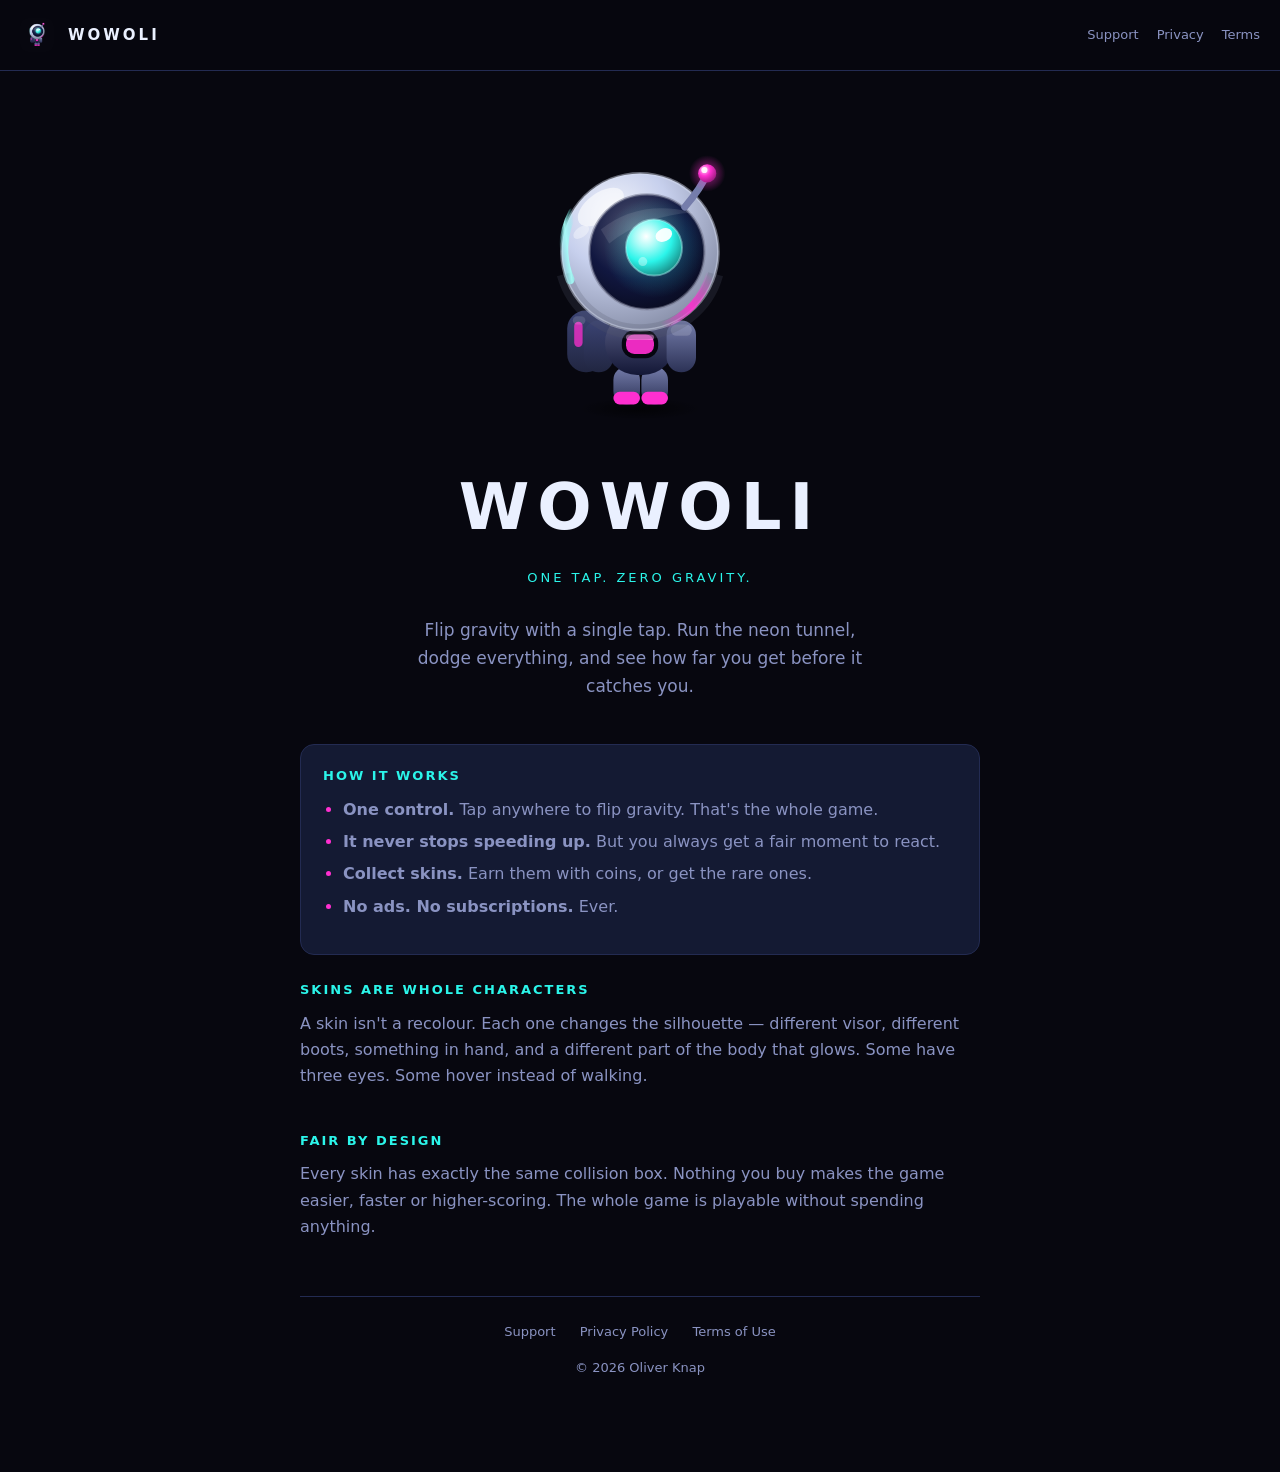
<file: index.html>
<!doctype html>
<html lang="en">
<head>
<meta charset="utf-8">
<meta name="viewport" content="width=device-width, initial-scale=1">
<title>Wowoli — One tap. Zero gravity.</title>
<meta name="description" content="Wowoli is a one-tap arcade runner for iPhone. Flip gravity, dodge everything, collect skins.">
<link rel="icon" href="icon.png">
<link rel="stylesheet" href="style.css">
<meta property="og:title" content="Wowoli">
<meta property="og:description" content="One tap. Zero gravity.">
<meta property="og:image" content="icon.png">
<meta property="og:type" content="website">
</head>
<body>

<header class="top">
  <img src="icon.png" alt="">
  <a href="index.html">WOWOLI</a>
  <nav>
    <a href="support.html">Support</a>
    <a href="privacy.html">Privacy</a>
    <a href="terms.html">Terms</a>
  </nav>
</header>

<div class="wrap">

  <section class="hero">
    <img src="wowoli.svg" alt="Wowoli, a one-eyed astronaut character">
    <h1>WOWOLI</h1>
    <p class="tagline">One tap. Zero gravity.</p>
    <p class="lead">
      Flip gravity with a single tap. Run the neon tunnel, dodge everything,
      and see how far you get before it catches you.
    </p>
  </section>

  <div class="card">
    <h2 style="margin-top:0">How it works</h2>
    <ul>
      <li><strong>One control.</strong> Tap anywhere to flip gravity. That's the whole game.</li>
      <li><strong>It never stops speeding up.</strong> But you always get a fair moment to react.</li>
      <li><strong>Collect skins.</strong> Earn them with coins, or get the rare ones.</li>
      <li><strong>No ads. No subscriptions.</strong> Ever.</li>
    </ul>
  </div>

  <h2>Skins are whole characters</h2>
  <p>
    A skin isn't a recolour. Each one changes the silhouette — different visor,
    different boots, something in hand, and a different part of the body that glows.
    Some have three eyes. Some hover instead of walking.
  </p>

  <h2>Fair by design</h2>
  <p>
    Every skin has exactly the same collision box. Nothing you buy makes the game
    easier, faster or higher-scoring. The whole game is playable without spending
    anything.
  </p>

  <footer>
    <a href="support.html">Support</a>
    <a href="privacy.html">Privacy Policy</a>
    <a href="terms.html">Terms of Use</a>
    <p style="margin-top:14px">© 2026 Oliver Knap</p>
  </footer>

</div>
</body>
</html>
</file>
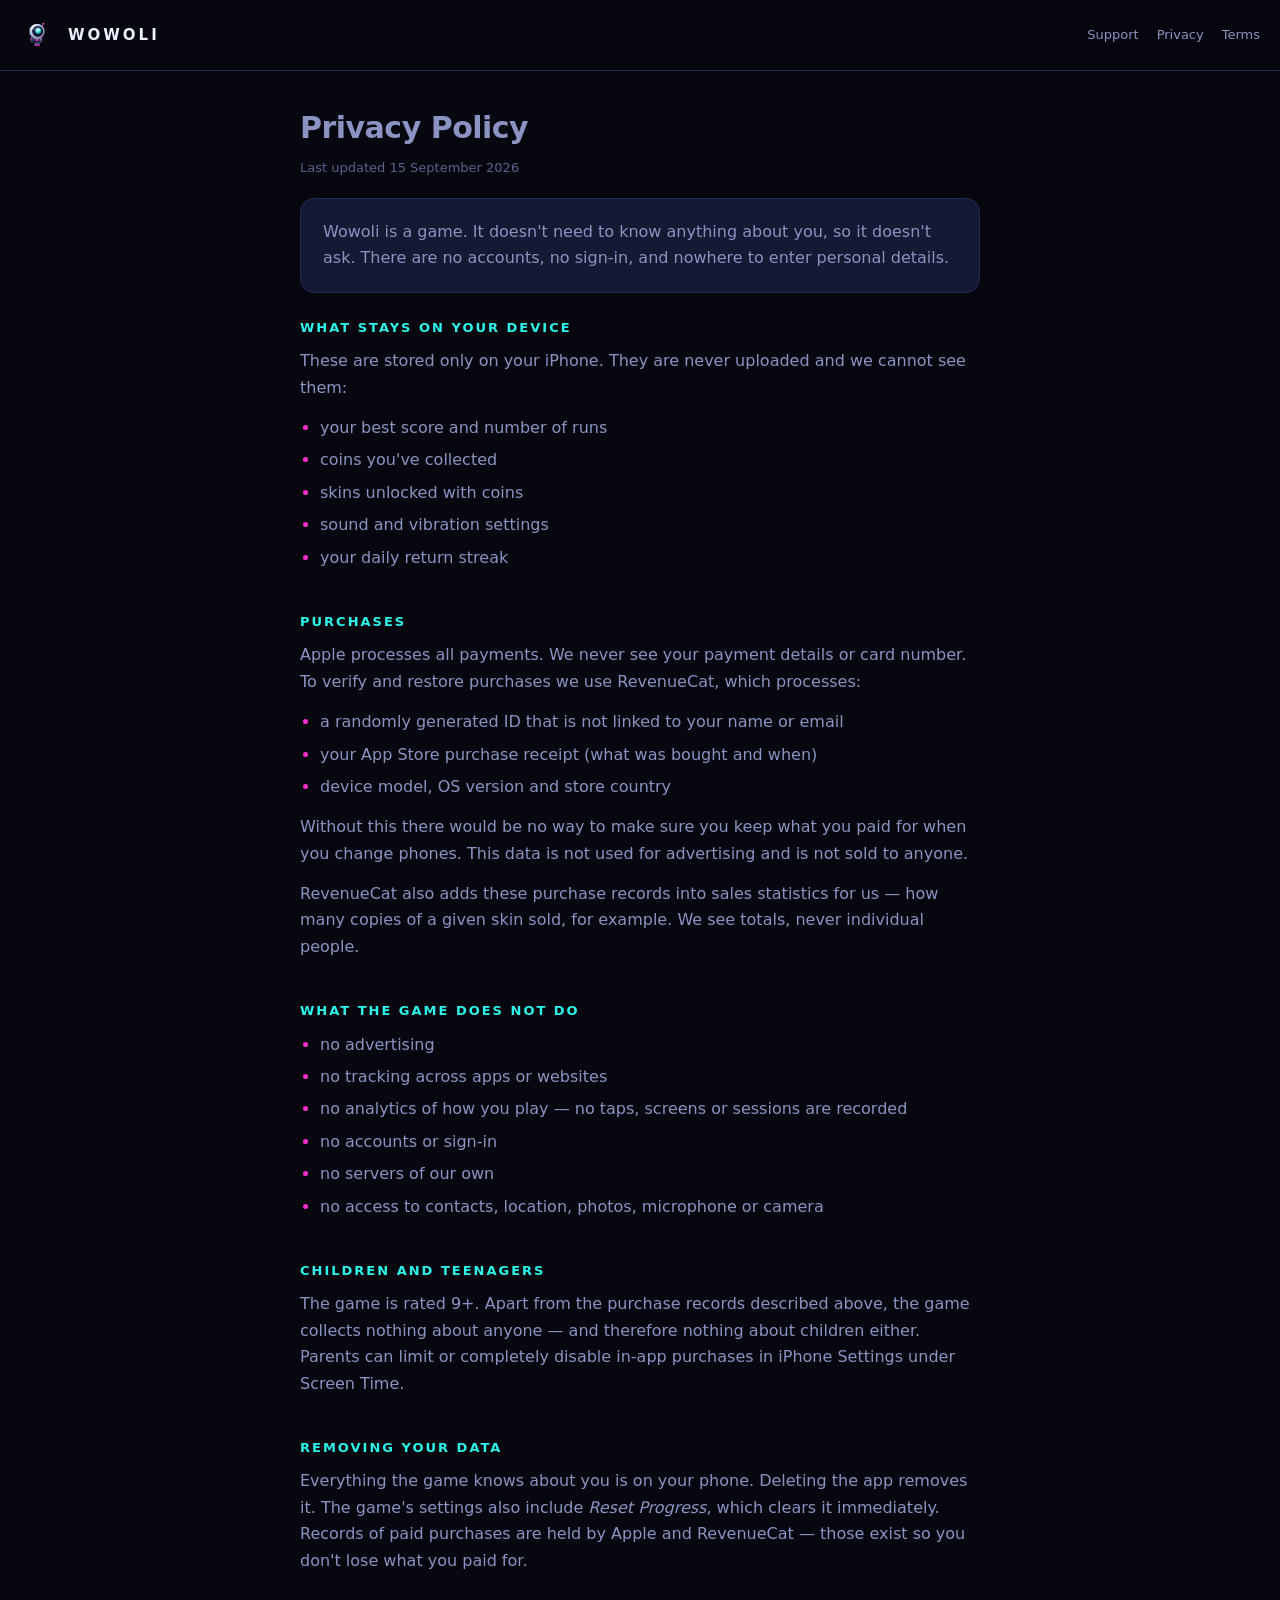
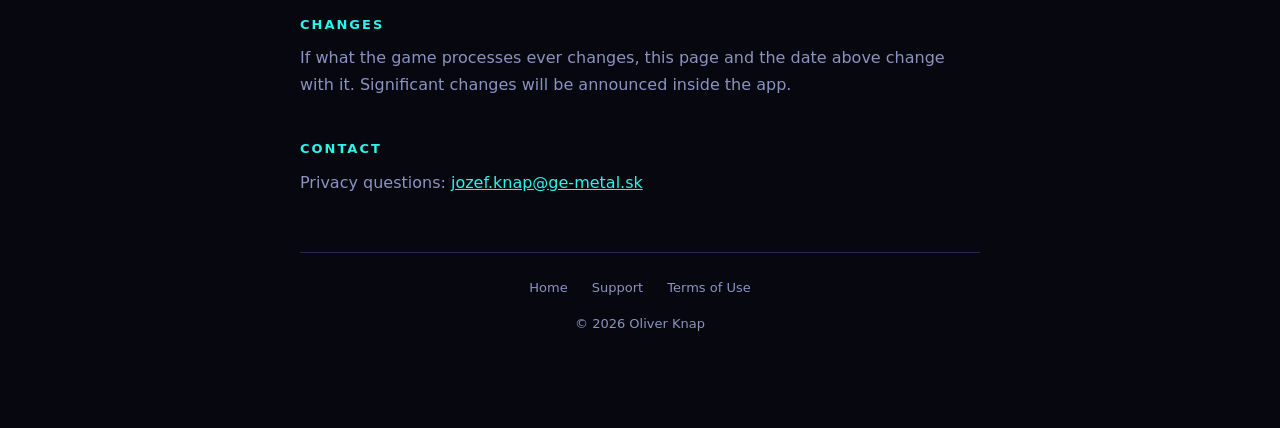
<file: privacy.html>
<!doctype html>
<html lang="en">
<head>
<meta charset="utf-8">
<meta name="viewport" content="width=device-width, initial-scale=1">
<title>Privacy Policy — Wowoli</title>
<meta name="description" content="Wowoli privacy policy. No accounts, no tracking, no ads.">
<link rel="icon" href="icon.png">
<link rel="stylesheet" href="style.css">
</head>
<body>

<header class="top">
  <img src="icon.png" alt="">
  <a href="index.html">WOWOLI</a>
  <nav>
    <a href="support.html">Support</a>
    <a href="privacy.html">Privacy</a>
    <a href="terms.html">Terms</a>
  </nav>
</header>

<div class="wrap">
  <p class="page-title">Privacy Policy</p>
  <p class="updated">Last updated 15 September 2026</p>

  <div class="card">
    <p style="margin:0">
      Wowoli is a game. It doesn't need to know anything about you, so it doesn't ask.
      There are no accounts, no sign-in, and nowhere to enter personal details.
    </p>
  </div>

  <h2>What stays on your device</h2>
  <p>These are stored only on your iPhone. They are never uploaded and we cannot see them:</p>
  <ul>
    <li>your best score and number of runs</li>
    <li>coins you've collected</li>
    <li>skins unlocked with coins</li>
    <li>sound and vibration settings</li>
    <li>your daily return streak</li>
  </ul>

  <h2>Purchases</h2>
  <p>
    Apple processes all payments. We never see your payment details or card number.
    To verify and restore purchases we use RevenueCat, which processes:
  </p>
  <ul>
    <li>a randomly generated ID that is not linked to your name or email</li>
    <li>your App Store purchase receipt (what was bought and when)</li>
    <li>device model, OS version and store country</li>
  </ul>
  <p>
    Without this there would be no way to make sure you keep what you paid for when you
    change phones. This data is not used for advertising and is not sold to anyone.
  </p>
  <p>
    RevenueCat also adds these purchase records into sales statistics for us — how many
    copies of a given skin sold, for example. We see totals, never individual people.
  </p>

  <h2>What the game does not do</h2>
  <ul>
    <li>no advertising</li>
    <li>no tracking across apps or websites</li>
    <li>no analytics of how you play — no taps, screens or sessions are recorded</li>
    <li>no accounts or sign-in</li>
    <li>no servers of our own</li>
    <li>no access to contacts, location, photos, microphone or camera</li>
  </ul>

  <h2>Children and teenagers</h2>
  <p>
    The game is rated 9+. Apart from the purchase records described above, the game
    collects nothing about anyone — and therefore nothing about children either.
    Parents can limit or completely disable in-app purchases in
    iPhone Settings under Screen Time.
  </p>

  <h2>Removing your data</h2>
  <p>
    Everything the game knows about you is on your phone. Deleting the app removes it.
    The game's settings also include <em>Reset Progress</em>, which clears it immediately.
    Records of paid purchases are held by Apple and RevenueCat — those exist so you don't
    lose what you paid for.
  </p>

  <h2>Changes</h2>
  <p>
    If what the game processes ever changes, this page and the date above change with it.
    Significant changes will be announced inside the app.
  </p>

  <h2>Contact</h2>
  <p>
    Privacy questions: <a href="mailto:jozef.knap@ge-metal.sk">jozef.knap@ge-metal.sk</a>
  </p>

  <footer>
    <a href="index.html">Home</a>
    <a href="support.html">Support</a>
    <a href="terms.html">Terms of Use</a>
    <p style="margin-top:14px">© 2026 Oliver Knap</p>
  </footer>
</div>
</body>
</html>
</file>
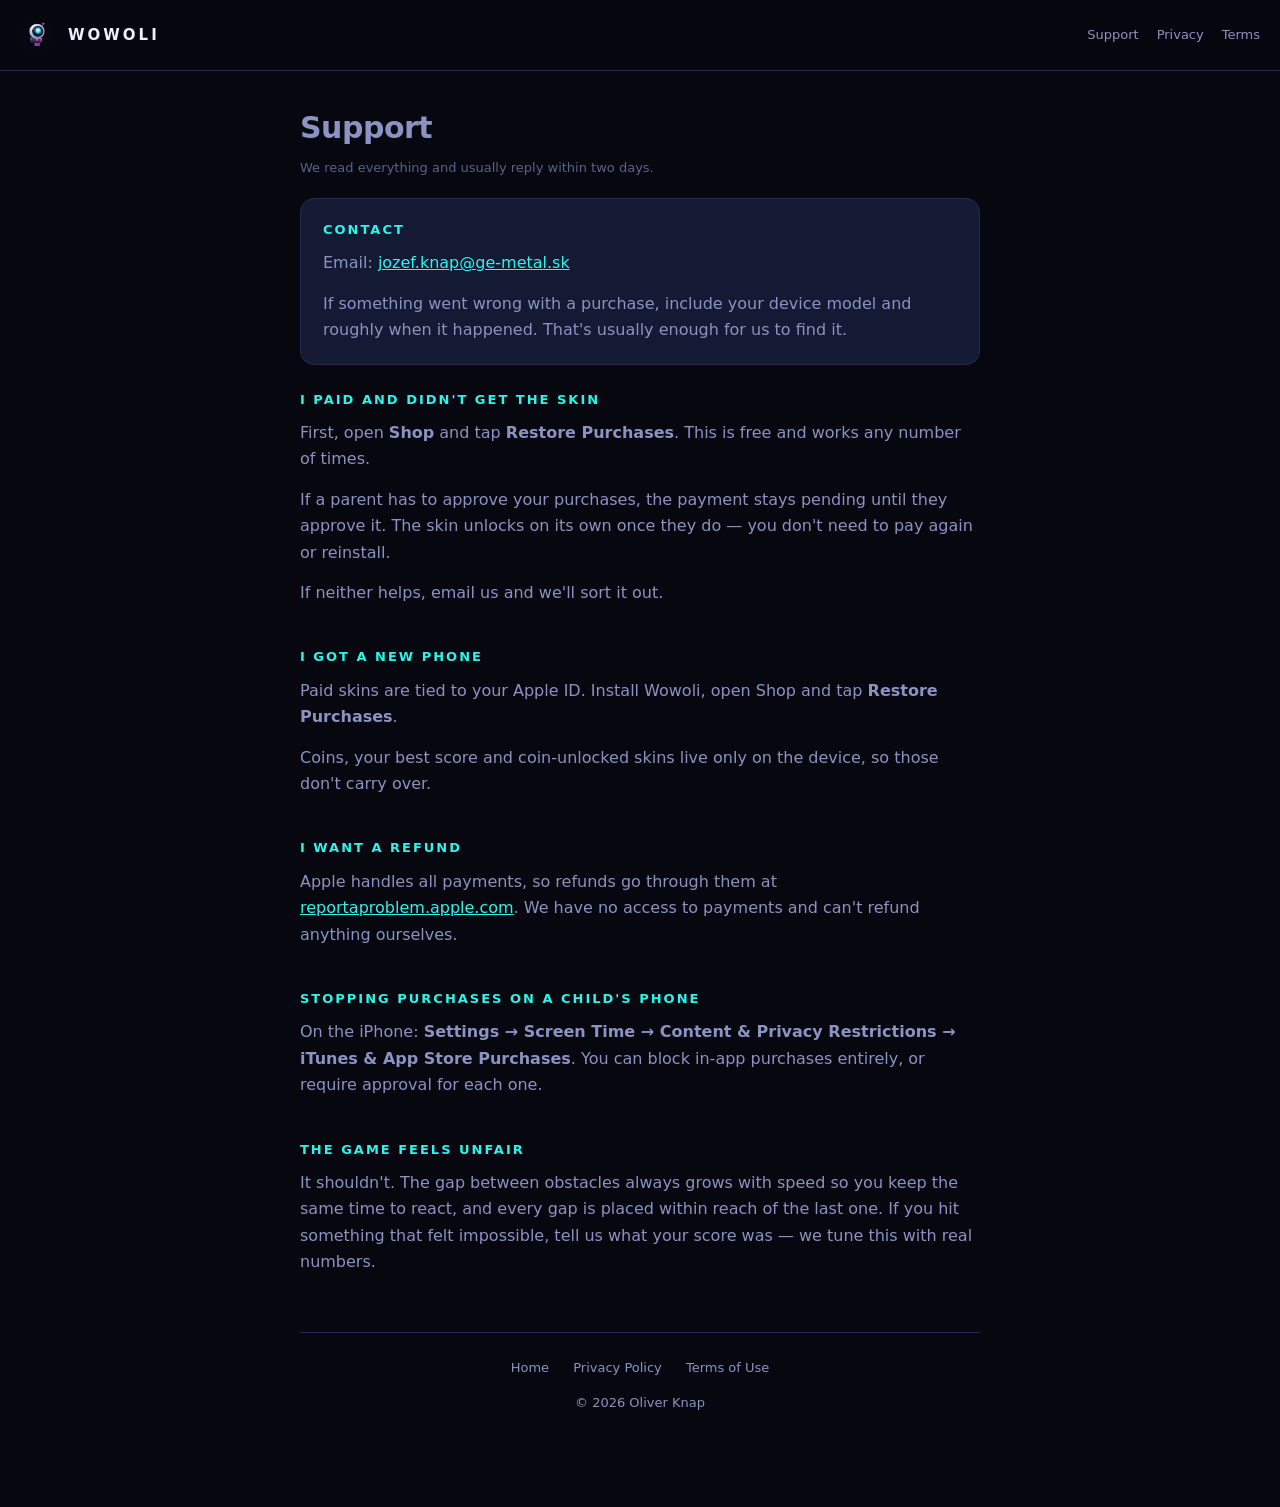
<file: support.html>
<!doctype html>
<html lang="en">
<head>
<meta charset="utf-8">
<meta name="viewport" content="width=device-width, initial-scale=1">
<title>Support — Wowoli</title>
<meta name="description" content="Help and contact for Wowoli.">
<link rel="icon" href="icon.png">
<link rel="stylesheet" href="style.css">
</head>
<body>

<header class="top">
  <img src="icon.png" alt="">
  <a href="index.html">WOWOLI</a>
  <nav>
    <a href="support.html">Support</a>
    <a href="privacy.html">Privacy</a>
    <a href="terms.html">Terms</a>
  </nav>
</header>

<div class="wrap">
  <p class="page-title">Support</p>
  <p class="updated">We read everything and usually reply within two days.</p>

  <div class="card">
    <h2 style="margin-top:0">Contact</h2>
    <p>
      Email: <a href="mailto:jozef.knap@ge-metal.sk">jozef.knap@ge-metal.sk</a>
    </p>
    <p>
      If something went wrong with a purchase, include your device model and
      roughly when it happened. That's usually enough for us to find it.
    </p>
  </div>

  <h2>I paid and didn't get the skin</h2>
  <p>
    First, open <strong>Shop</strong> and tap <strong>Restore Purchases</strong>.
    This is free and works any number of times.
  </p>
  <p>
    If a parent has to approve your purchases, the payment stays pending until they
    approve it. The skin unlocks on its own once they do — you don't need to pay
    again or reinstall.
  </p>
  <p>If neither helps, email us and we'll sort it out.</p>

  <h2>I got a new phone</h2>
  <p>
    Paid skins are tied to your Apple ID. Install Wowoli, open Shop and tap
    <strong>Restore Purchases</strong>.
  </p>
  <p>
    Coins, your best score and coin-unlocked skins live only on the device, so those
    don't carry over.
  </p>

  <h2>I want a refund</h2>
  <p>
    Apple handles all payments, so refunds go through them at
    <a href="https://reportaproblem.apple.com">reportaproblem.apple.com</a>.
    We have no access to payments and can't refund anything ourselves.
  </p>

  <h2>Stopping purchases on a child's phone</h2>
  <p>
    On the iPhone: <strong>Settings → Screen Time → Content &amp; Privacy Restrictions
    → iTunes &amp; App Store Purchases</strong>. You can block in-app purchases
    entirely, or require approval for each one.
  </p>

  <h2>The game feels unfair</h2>
  <p>
    It shouldn't. The gap between obstacles always grows with speed so you keep the
    same time to react, and every gap is placed within reach of the last one. If you
    hit something that felt impossible, tell us what your score was — we tune this
    with real numbers.
  </p>

  <footer>
    <a href="index.html">Home</a>
    <a href="privacy.html">Privacy Policy</a>
    <a href="terms.html">Terms of Use</a>
    <p style="margin-top:14px">© 2026 Oliver Knap</p>
  </footer>
</div>
</body>
</html>
</file>
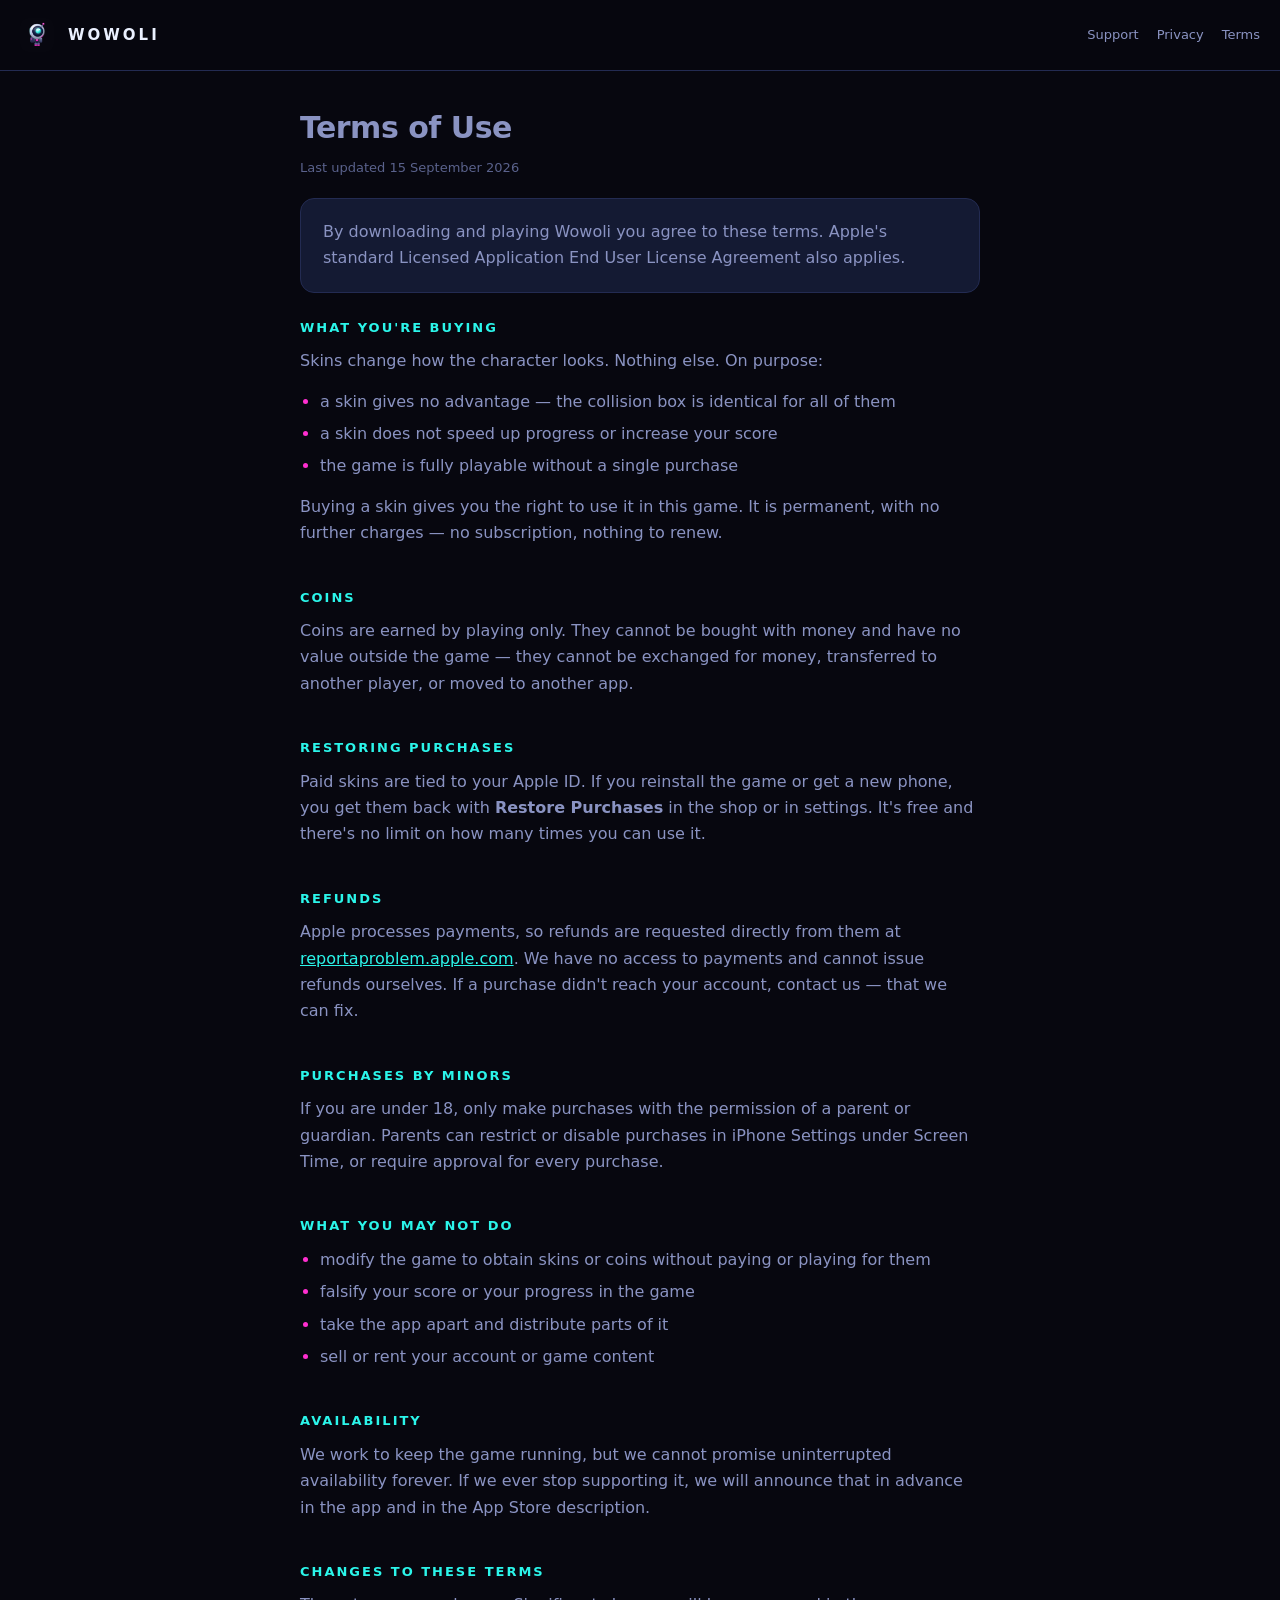
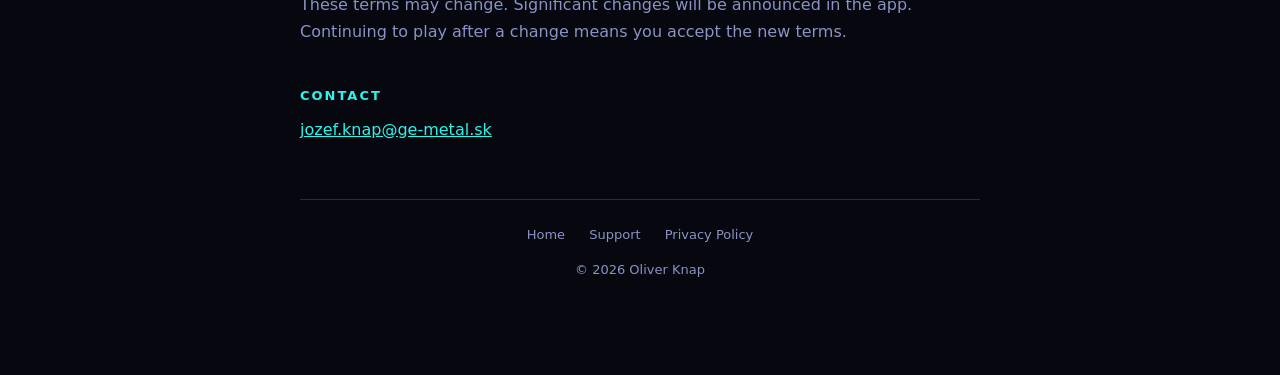
<file: terms.html>
<!doctype html>
<html lang="en">
<head>
<meta charset="utf-8">
<meta name="viewport" content="width=device-width, initial-scale=1">
<title>Terms of Use — Wowoli</title>
<meta name="description" content="Wowoli terms of use.">
<link rel="icon" href="icon.png">
<link rel="stylesheet" href="style.css">
</head>
<body>

<header class="top">
  <img src="icon.png" alt="">
  <a href="index.html">WOWOLI</a>
  <nav>
    <a href="support.html">Support</a>
    <a href="privacy.html">Privacy</a>
    <a href="terms.html">Terms</a>
  </nav>
</header>

<div class="wrap">
  <p class="page-title">Terms of Use</p>
  <p class="updated">Last updated 15 September 2026</p>

  <div class="card">
    <p style="margin:0">
      By downloading and playing Wowoli you agree to these terms. Apple's standard
      Licensed Application End User License Agreement also applies.
    </p>
  </div>

  <h2>What you're buying</h2>
  <p>Skins change how the character looks. Nothing else. On purpose:</p>
  <ul>
    <li>a skin gives no advantage — the collision box is identical for all of them</li>
    <li>a skin does not speed up progress or increase your score</li>
    <li>the game is fully playable without a single purchase</li>
  </ul>
  <p>
    Buying a skin gives you the right to use it in this game. It is permanent, with no
    further charges — no subscription, nothing to renew.
  </p>

  <h2>Coins</h2>
  <p>
    Coins are earned by playing only. They cannot be bought with money and have no value
    outside the game — they cannot be exchanged for money, transferred to another player,
    or moved to another app.
  </p>

  <h2>Restoring purchases</h2>
  <p>
    Paid skins are tied to your Apple ID. If you reinstall the game or get a new phone,
    you get them back with <strong>Restore Purchases</strong> in the shop or in settings.
    It's free and there's no limit on how many times you can use it.
  </p>

  <h2>Refunds</h2>
  <p>
    Apple processes payments, so refunds are requested directly from them at
    <a href="https://reportaproblem.apple.com">reportaproblem.apple.com</a>. We have no
    access to payments and cannot issue refunds ourselves. If a purchase didn't reach
    your account, contact us — that we can fix.
  </p>

  <h2>Purchases by minors</h2>
  <p>
    If you are under 18, only make purchases with the permission of a parent or guardian.
    Parents can restrict or disable purchases in iPhone Settings under Screen Time, or
    require approval for every purchase.
  </p>

  <h2>What you may not do</h2>
  <ul>
    <li>modify the game to obtain skins or coins without paying or playing for them</li>
    <li>falsify your score or your progress in the game</li>
    <li>take the app apart and distribute parts of it</li>
    <li>sell or rent your account or game content</li>
  </ul>

  <h2>Availability</h2>
  <p>
    We work to keep the game running, but we cannot promise uninterrupted availability
    forever. If we ever stop supporting it, we will announce that in advance in the app
    and in the App Store description.
  </p>

  <h2>Changes to these terms</h2>
  <p>
    These terms may change. Significant changes will be announced in the app. Continuing
    to play after a change means you accept the new terms.
  </p>

  <h2>Contact</h2>
  <p><a href="mailto:jozef.knap@ge-metal.sk">jozef.knap@ge-metal.sk</a></p>

  <footer>
    <a href="index.html">Home</a>
    <a href="support.html">Support</a>
    <a href="privacy.html">Privacy Policy</a>
    <p style="margin-top:14px">© 2026 Oliver Knap</p>
  </footer>
</div>
</body>
</html>
</file>
<file: style.css>
/* Wowoli — spoločný štýl pre verejné stránky.
   Rovnaké farby ako v hre, aby to pôsobilo ako jedna vec. */

:root {
  --bg: #07070f;
  --card: #141a33;
  --border: #232b52;
  --text: #eaf0ff;
  --dim: #8a93c2;
  --faint: #5a628c;
  --cyan: #2bf5ea;
  --magenta: #ff2fd0;
}

* { box-sizing: border-box; }

html { -webkit-text-size-adjust: 100%; }

body {
  margin: 0;
  background: var(--bg);
  color: var(--text);
  font-family: ui-sans-serif, system-ui, -apple-system, "Segoe UI", Roboto, sans-serif;
  line-height: 1.65;
  font-size: 16px;
}

.wrap {
  max-width: 720px;
  margin: 0 auto;
  padding: 32px 20px 80px;
}

/* --- hlavička --- */

.top {
  display: flex;
  align-items: center;
  gap: 14px;
  padding: 18px 20px;
  border-bottom: 1px solid var(--border);
  position: sticky;
  top: 0;
  background: rgba(7, 7, 15, 0.92);
  backdrop-filter: blur(8px);
  z-index: 10;
}

.top img { width: 34px; height: 34px; border-radius: 8px; display: block; }

.top a {
  color: var(--text);
  text-decoration: none;
  font-weight: 800;
  letter-spacing: 3px;
  font-size: 15px;
}

.top nav { margin-left: auto; display: flex; gap: 18px; }

.top nav a {
  color: var(--dim);
  font-size: 13px;
  font-weight: 500;
  letter-spacing: 0;
}

.top nav a:hover { color: var(--cyan); }

/* --- úvod --- */

.hero { text-align: center; padding: 48px 0 24px; }

.hero img {
  width: min(280px, 70vw);
  height: auto;
  display: block;
  margin: 0 auto 24px;
}

h1 {
  font-size: clamp(38px, 11vw, 64px);
  letter-spacing: 8px;
  margin: 0;
  font-weight: 900;
}

.tagline {
  color: var(--cyan);
  letter-spacing: 3px;
  font-size: 13px;
  margin-top: 6px;
  text-transform: uppercase;
}

.lead {
  color: var(--dim);
  font-size: 17px;
  max-width: 460px;
  margin: 28px auto 0;
}

/* --- obsah --- */

h2 {
  color: var(--cyan);
  font-size: 13px;
  letter-spacing: 2px;
  text-transform: uppercase;
  margin: 40px 0 10px;
}

h2:first-of-type { margin-top: 24px; }

p { color: var(--dim); margin: 0 0 14px; }

ul { color: var(--dim); padding-left: 20px; margin: 0 0 14px; }

li { margin-bottom: 6px; }

li::marker { color: var(--magenta); }

a { color: var(--cyan); }

.updated { color: var(--faint); font-size: 13px; margin-bottom: 8px; }

.page-title {
  font-size: 30px;
  font-weight: 800;
  margin: 0 0 4px;
  letter-spacing: -0.5px;
}

.card {
  background: var(--card);
  border: 1px solid var(--border);
  border-radius: 14px;
  padding: 20px 22px;
  margin: 20px 0;
}

.card p:last-child { margin-bottom: 0; }

/* --- päta --- */

footer {
  border-top: 1px solid var(--border);
  margin-top: 56px;
  padding-top: 24px;
  color: var(--faint);
  font-size: 13px;
  text-align: center;
}

footer a { color: var(--dim); text-decoration: none; margin: 0 10px; }

footer a:hover { color: var(--cyan); }
</file>
